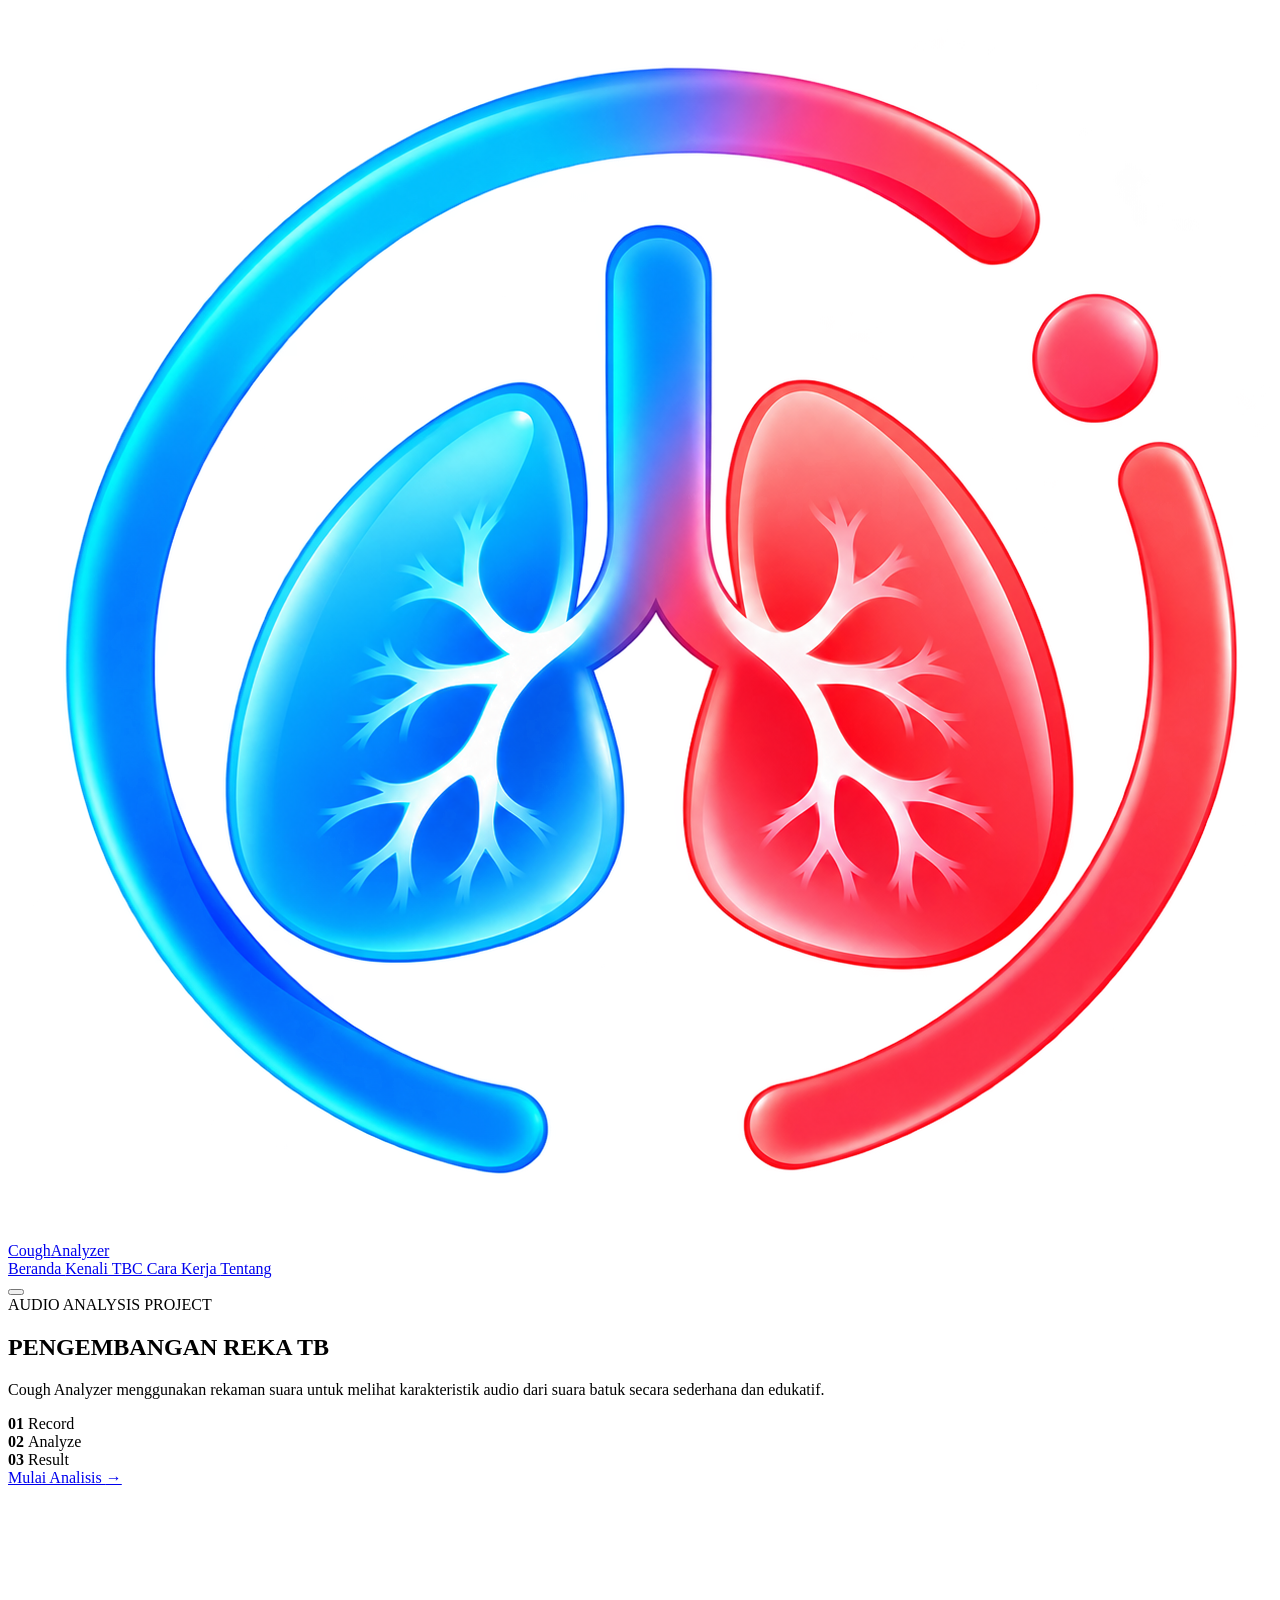
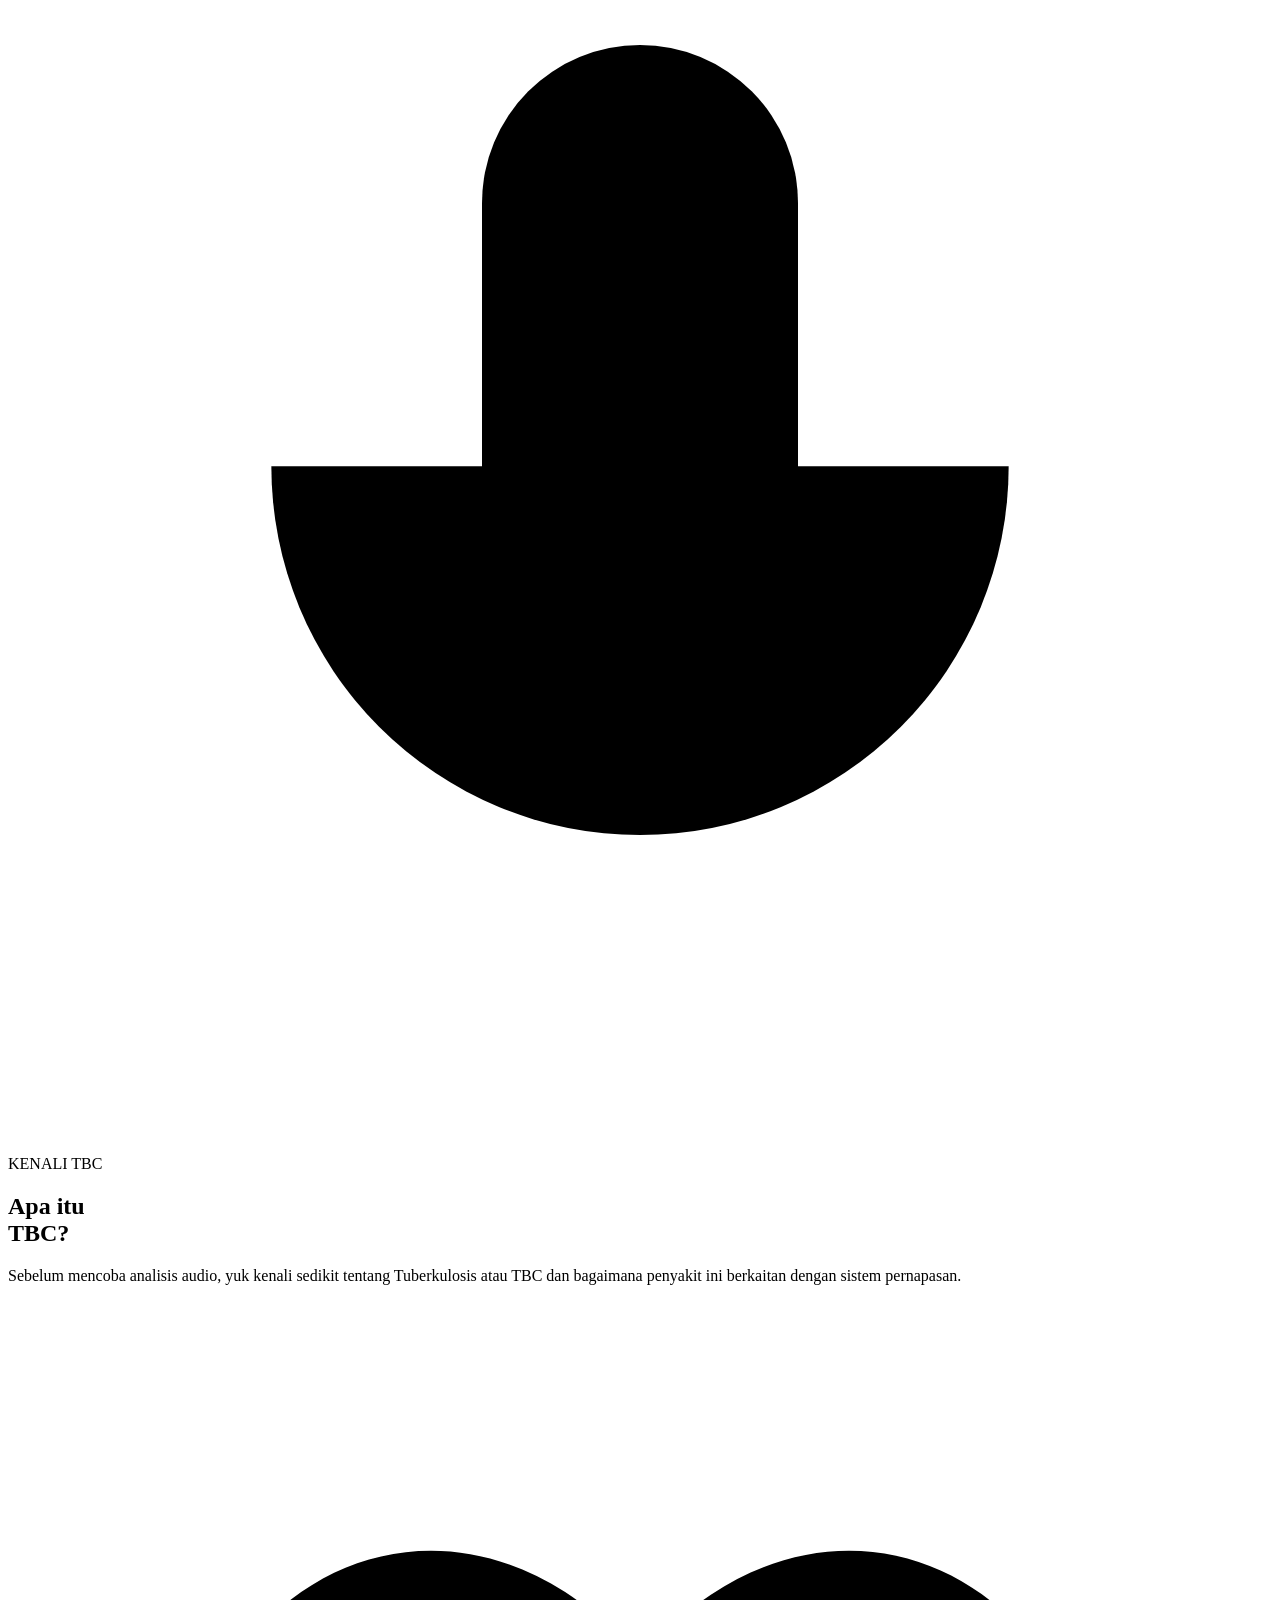
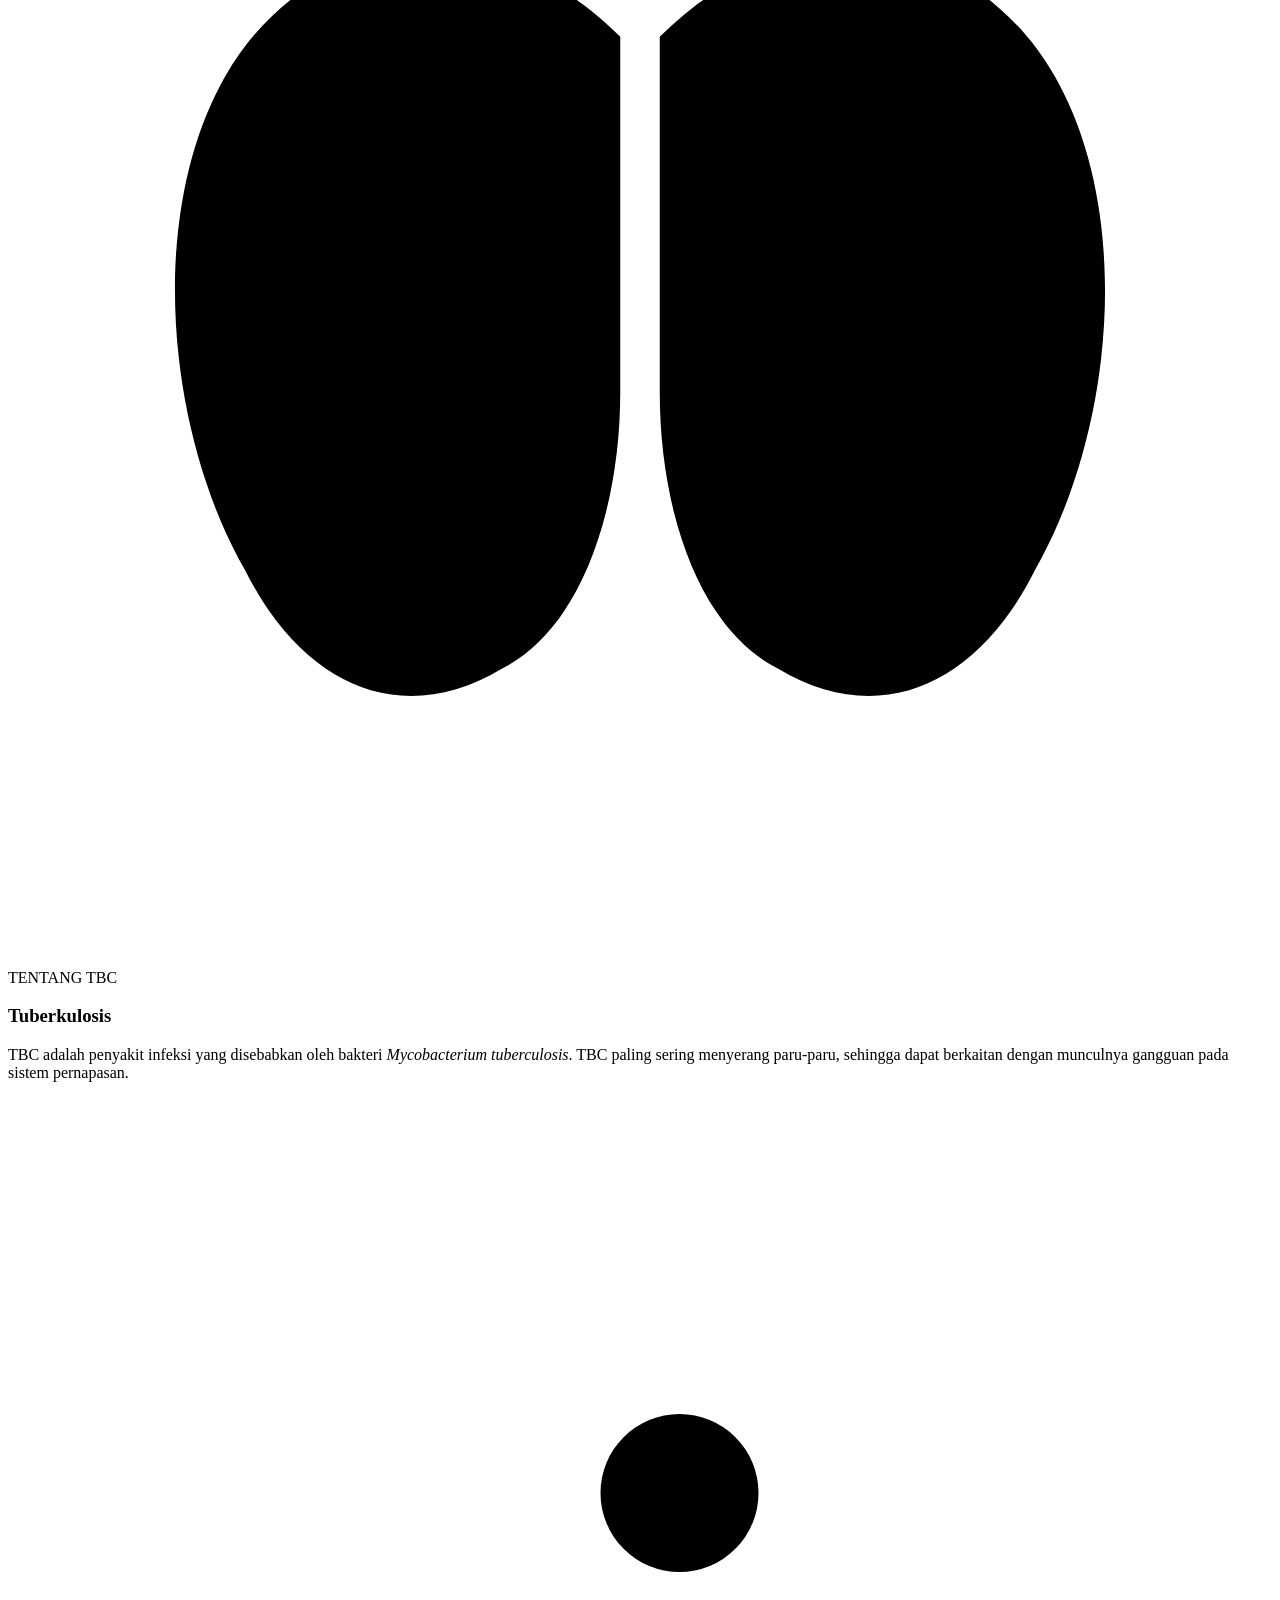
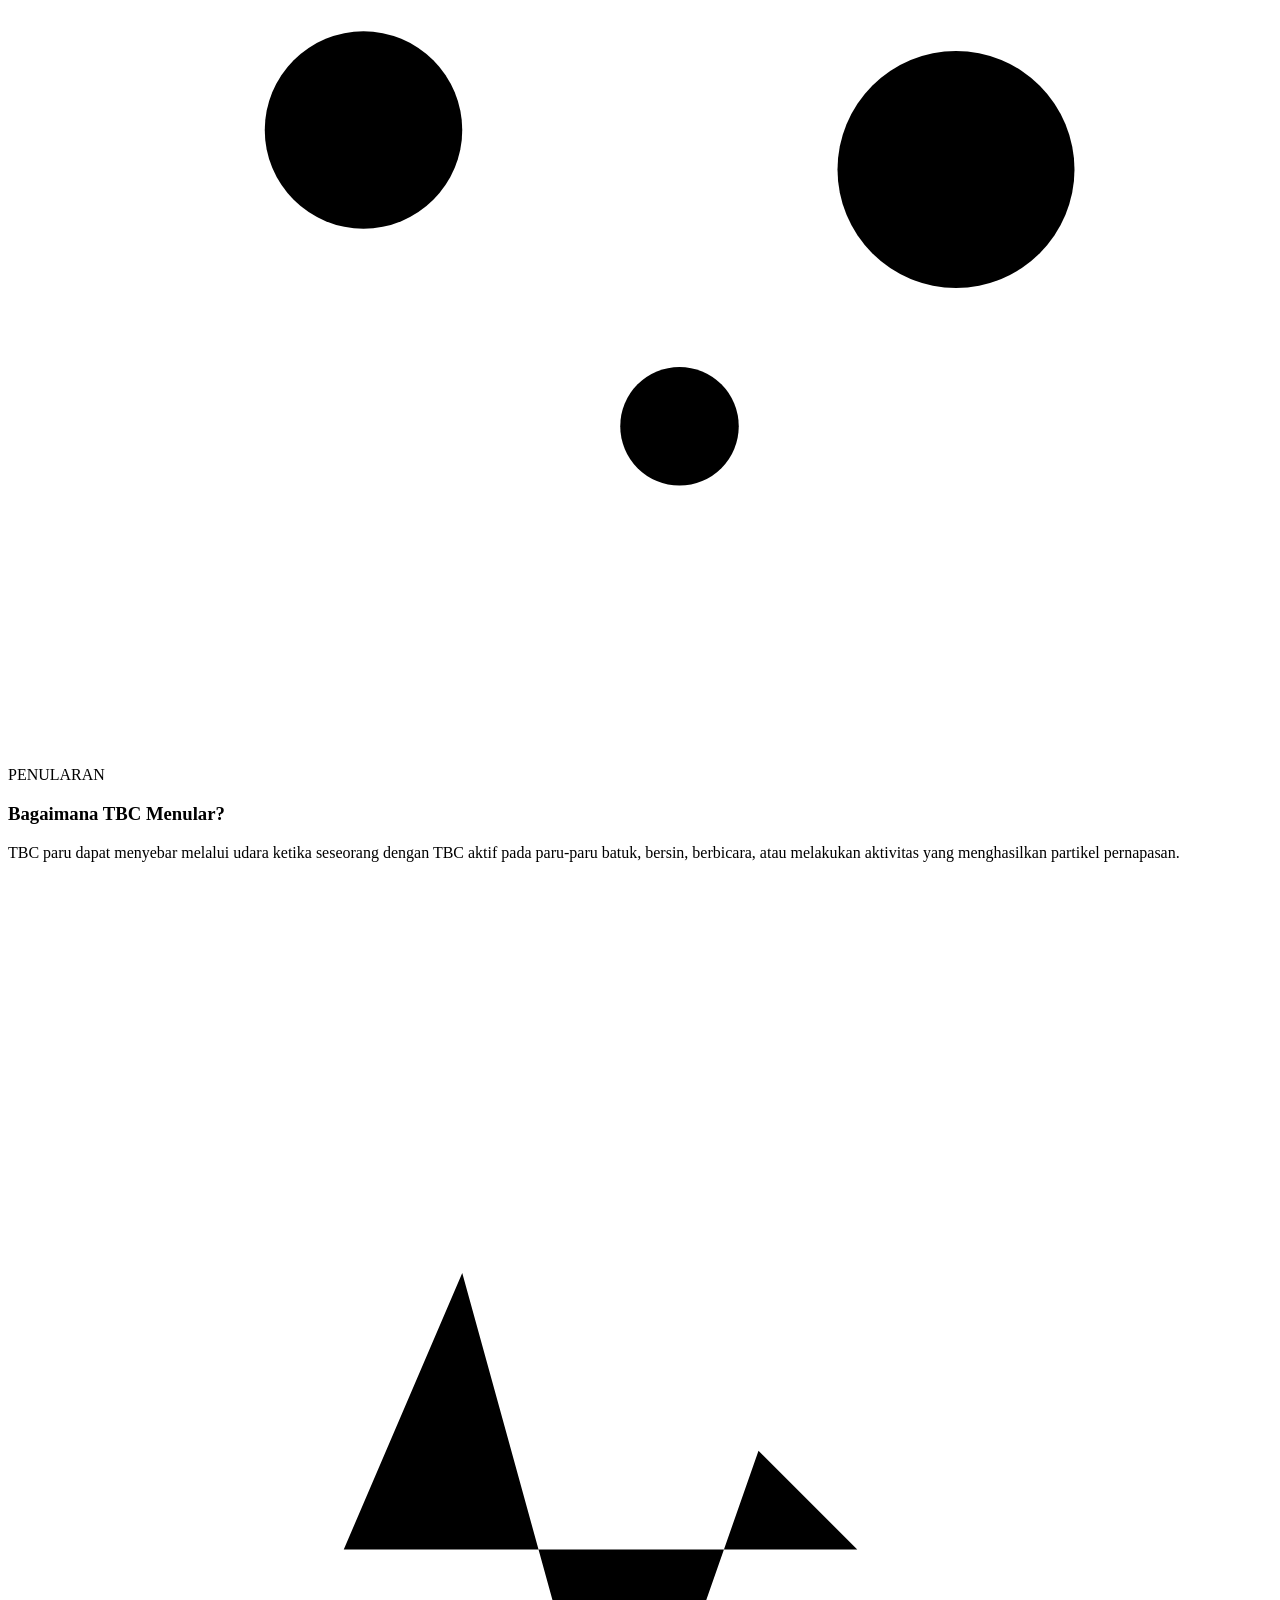
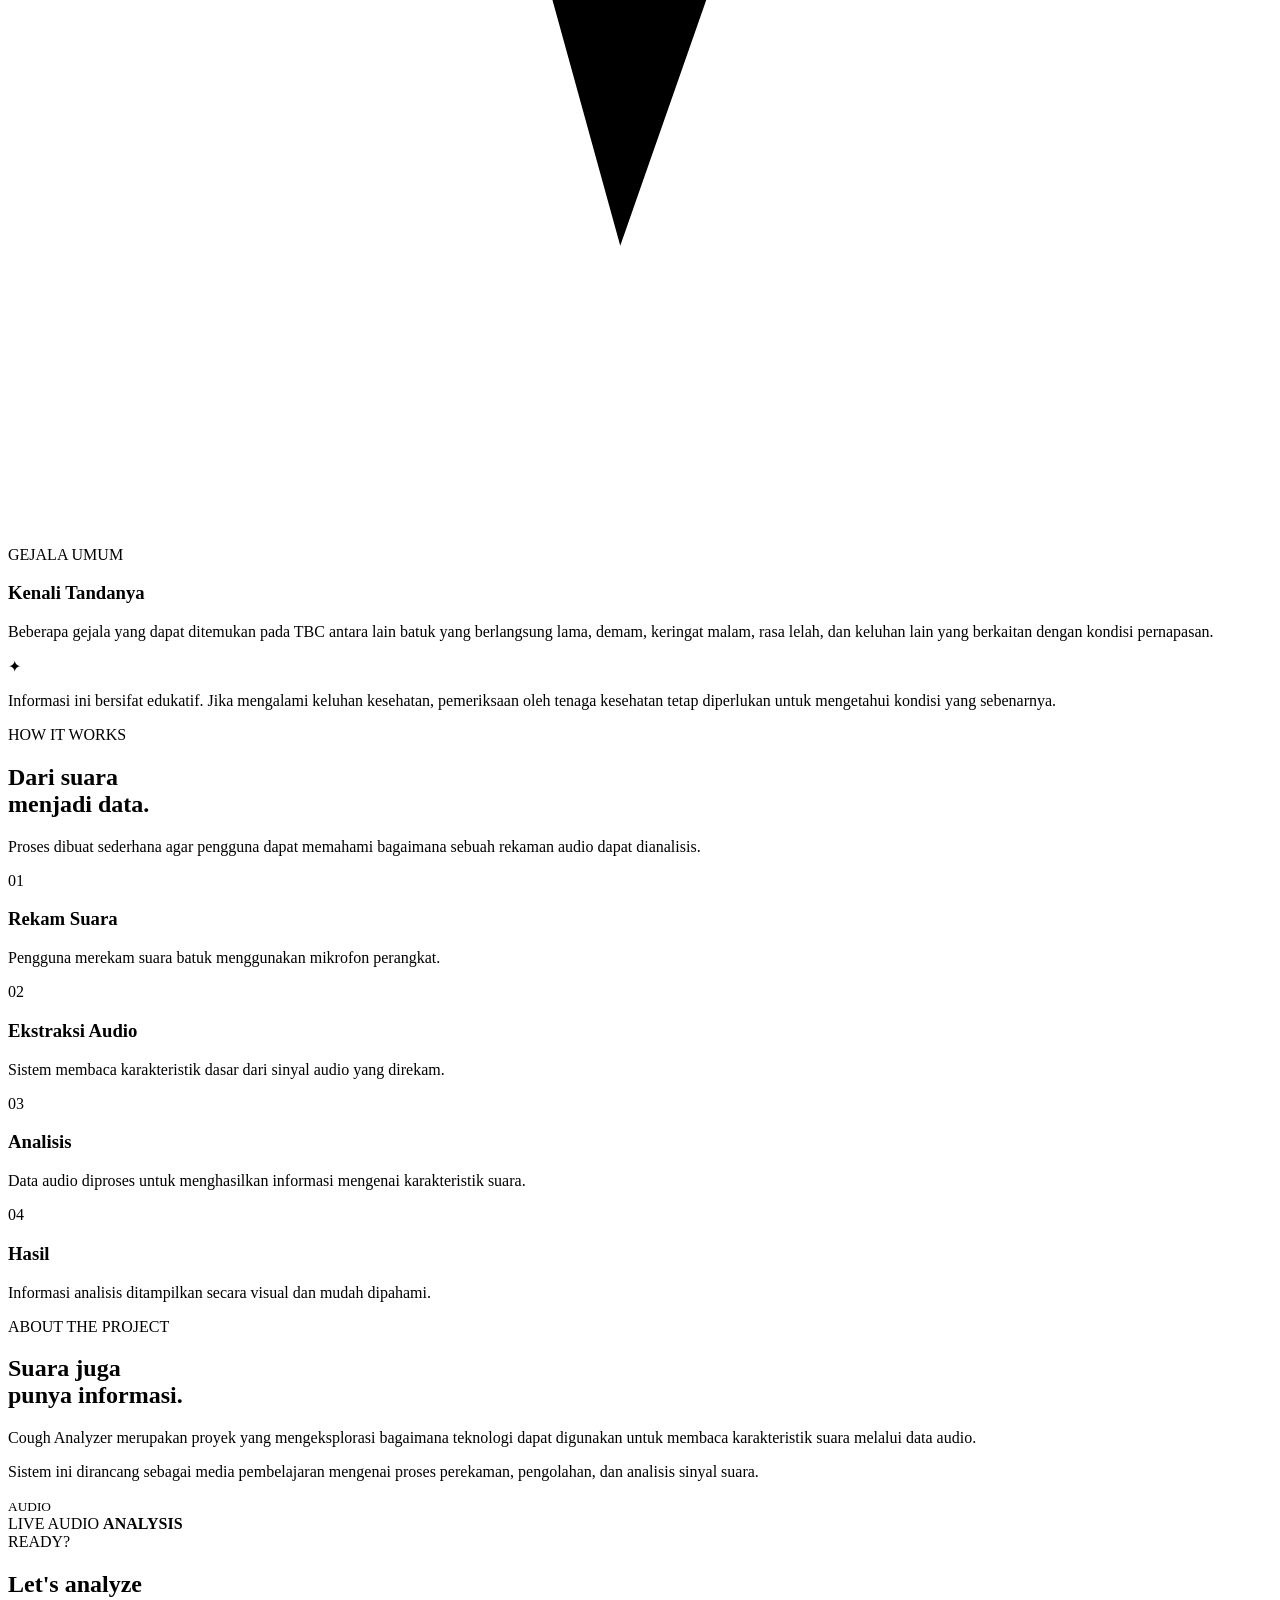
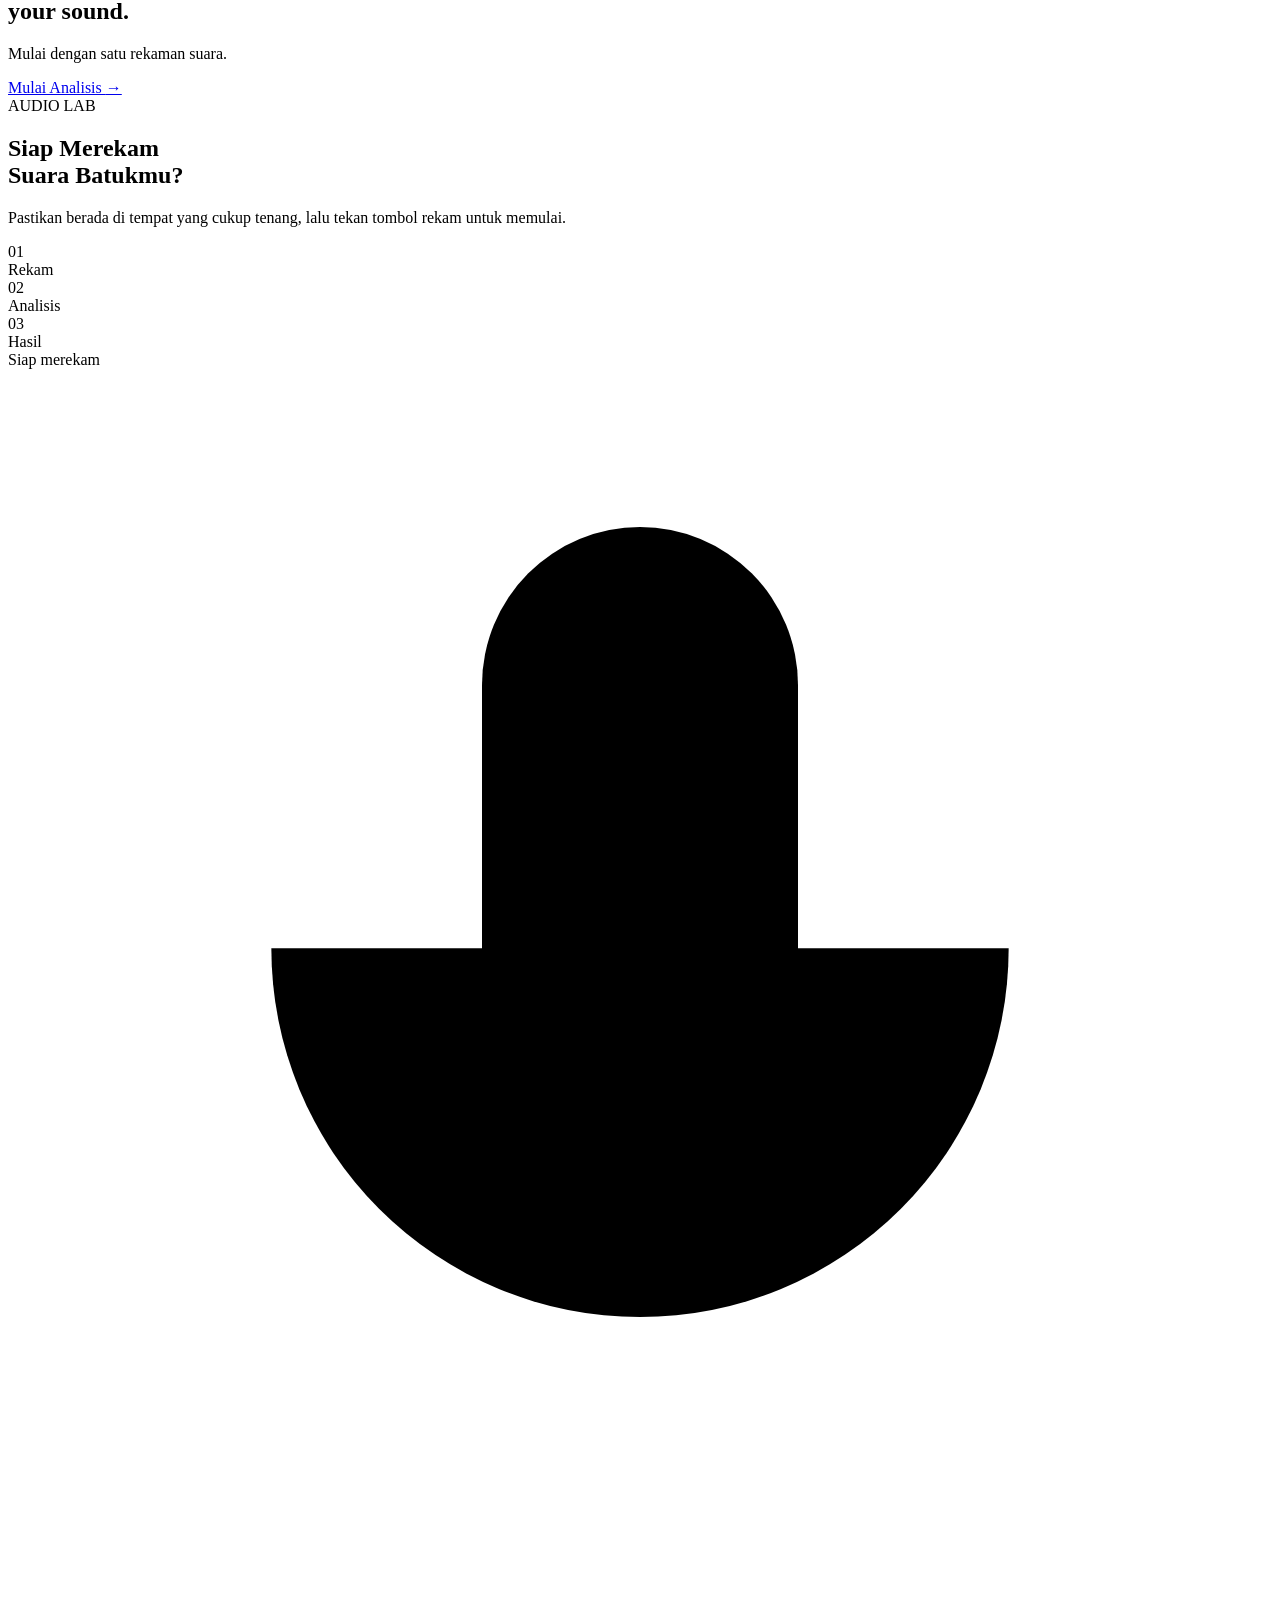
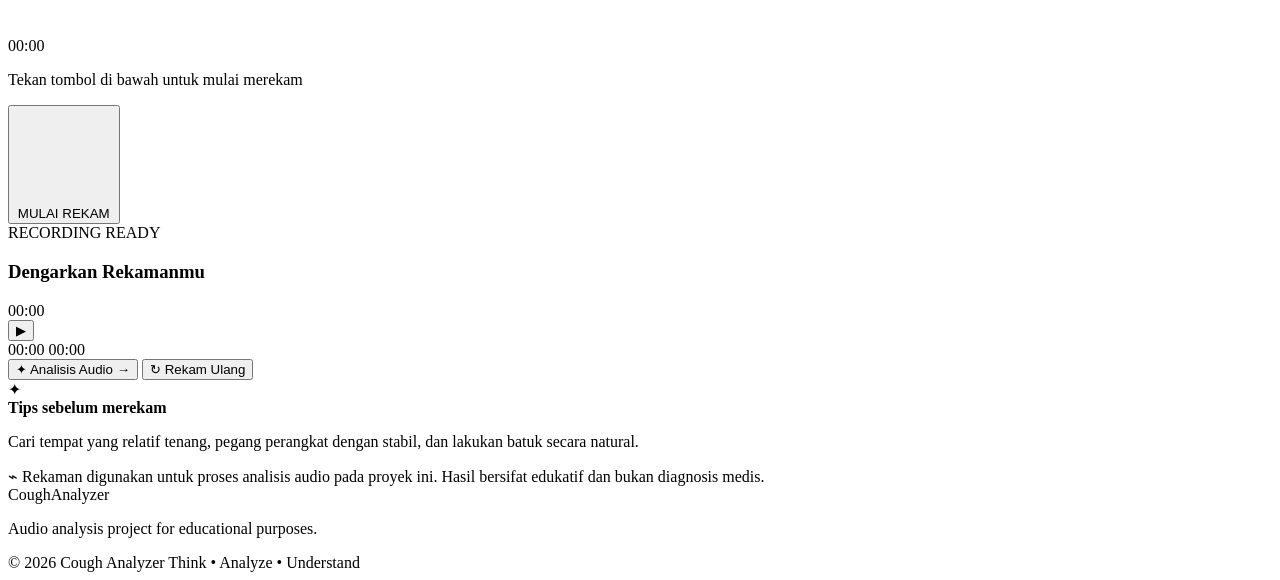
<file: index.html>
<!DOCTYPE html>
<html lang="id">

<head>
    <meta charset="UTF-8">
    <meta
        name="viewport"
        content="width=device-width, initial-scale=1.0"
    >

    <title>Cough Analyzer</title>

    <meta
        name="description"
        content="Cough Analyzer - Analisis suara batuk berbasis audio untuk tujuan edukasi."
    >

    <link
        rel="stylesheet"
        href="style.css"
    >
</head>


<body>


    <!-- =========================
         NAVBAR
    ========================== -->

    <header class="navbar">

        <div class="nav-container">

            <a
                href="#beranda"
                class="logo"
            >

                <span class="logo-mark">

                    <img
                        src="images/logo.png"
                        alt="CoughAnalyzer"
                    >

                </span>

                <span class="logo-text">
                    Cough<span>Analyzer</span>
                </span>

            </a>


            <nav class="desktop-menu">

                <a
                    href="#beranda"
                    class="active"
                >
                    Beranda
                </a>

                <a href="#kenali-tbc">
                    Kenali TBC
                </a>

                <a href="#cara-kerja">
                    Cara Kerja
                </a>

                <a href="#tentang">
                    Tentang
                </a>

            </nav>


            <button
                class="mobile-menu"
                type="button"
                aria-label="Buka menu"
            >

                <span></span>
                <span></span>
                <span></span>

            </button>

        </div>

    </header>



    <main>


        <!-- =========================
             HERO
        ========================== -->

        <section
            class="hero"
            id="beranda"
        >

            <div class="hero-glow hero-glow-one"></div>

            <div class="hero-glow hero-glow-two"></div>


            <div class="hero-content">

                <div class="hero-label">

                    <span class="hero-label-dot"></span>

                    AUDIO ANALYSIS PROJECT

                </div>


                <h1 class="hero-title">

                    <span>
                        PENGEMBANGAN
                    </span>

                    <span class="gradient-text">
                        REKA TB
                    </span>

                </h1>


                <p class="hero-description">

                    Cough Analyzer menggunakan rekaman suara
                    untuk melihat karakteristik audio dari suara
                    batuk secara sederhana dan edukatif.

                </p>


                <div class="hero-meta">

                    <div>

                        <strong>
                            01
                        </strong>

                        <span>
                            Record
                        </span>

                    </div>


                    <div class="meta-line"></div>


                    <div>

                        <strong>
                            02
                        </strong>

                        <span>
                            Analyze
                        </span>

                    </div>


                    <div class="meta-line"></div>


                    <div>

                        <strong>
                            03
                        </strong>

                        <span>
                            Result
                        </span>

                    </div>

                </div>


                <!-- HERO ACTION -->

                <div class="hero-actions">

                    <a
                        href="#recorder"
                        class="cta-button hero-start-button"
                    >

                        <span class="cta-button-dot"></span>

                        Mulai Analisis

                        <span class="cta-arrow">
                            →
                        </span>

                    </a>

                </div>

            </div>



            <!-- HERO VISUAL -->

            <div class="hero-visual">

                <div class="hero-circle circle-large"></div>

                <div class="hero-circle circle-medium"></div>


                <div class="hero-orbit orbit-one"></div>

                <div class="hero-orbit orbit-two"></div>


                <div class="hero-mic">

                    <div class="hero-mic-glow"></div>


                    <svg
                        viewBox="0 0 24 24"
                        aria-hidden="true"
                    >

                        <path d="M12 14a3 3 0 0 0 3-3V6a3 3 0 0 0-6 0v5a3 3 0 0 0 3 3Z"/>

                        <path d="M19 11a7 7 0 0 1-14 0"/>

                        <path d="M12 18v4"/>

                        <path d="M8 22h8"/>

                    </svg>

                </div>


                <div class="sound-bars">

                    <span></span>
                    <span></span>
                    <span></span>
                    <span></span>
                    <span></span>
                    <span></span>
                    <span></span>
                    <span></span>
                    <span></span>
                    <span></span>
                    <span></span>

                </div>

            </div>

        </section>



       <!-- =========================
     KENALI TBC
========================== -->

<section
    class="tbc-intro-section"
    id="kenali-tbc"
>

    <div class="tbc-intro-container">

        <div class="tbc-intro-heading">

            <span class="section-label">
                KENALI TBC
            </span>

            <h2>
                Apa itu
                <br>
                <span>TBC?</span>
            </h2>

            <p>
                Sebelum mencoba analisis audio,
                yuk kenali sedikit tentang Tuberkulosis
                atau TBC dan bagaimana penyakit ini
                berkaitan dengan sistem pernapasan.
            </p>

        </div>


        <div class="tbc-intro-content">

            <!-- TENTANG TBC -->
            <article class="tbc-intro-card tbc-intro-main">

                <div class="tbc-card-icon">
                    <svg viewBox="0 0 64 64" aria-hidden="true">
                        <path d="M31 17c-7-7-16-5-20 2-4 7-3 18 1 25 3 6 8 8 13 5 4-2 6-8 6-14V17Z"/>
                        <path d="M33 17c7-7 16-5 20 2 4 7 3 18-1 25-3 6-8 8-13 5-4-2-6-8-6-14V17Z"/>
                        <path d="M32 10v43"/>
                    </svg>
                </div>

                <div>

                    <span class="tbc-card-label">
                        TENTANG TBC
                    </span>

                    <h3>
                        Tuberkulosis
                    </h3>

                    <p>
                        TBC adalah penyakit infeksi yang
                        disebabkan oleh bakteri
                        <i>Mycobacterium tuberculosis</i>.
                        TBC paling sering menyerang paru-paru,
                        sehingga dapat berkaitan dengan
                        munculnya gangguan pada sistem
                        pernapasan.
                    </p>

                </div>

            </article>


            <!-- PENULARAN -->
            <article class="tbc-intro-card">

                <div class="tbc-card-icon">
                    <svg viewBox="0 0 64 64" aria-hidden="true">
                        <circle cx="18" cy="32" r="5"/>
                        <circle cx="34" cy="20" r="4"/>
                        <circle cx="48" cy="34" r="6"/>
                        <circle cx="34" cy="47" r="3"/>
                        <path d="M23 30l7-7"/>
                        <path d="M38 21l5 8"/>
                        <path d="M43 38l-6 6"/>
                    </svg>
                </div>

                <div>

                    <span class="tbc-card-label">
                        PENULARAN
                    </span>

                    <h3>
                        Bagaimana TBC Menular?
                    </h3>

                    <p>
                        TBC paru dapat menyebar melalui udara
                        ketika seseorang dengan TBC aktif
                        pada paru-paru batuk, bersin, berbicara,
                        atau melakukan aktivitas yang menghasilkan
                        partikel pernapasan.
                    </p>

                </div>

            </article>


            <!-- GEJALA UMUM -->
            <article class="tbc-intro-card">

                <div class="tbc-card-icon">
                    <svg viewBox="0 0 64 64" aria-hidden="true">
                        <path d="M7 34h10l6-14 8 29 7-20 5 5h14"/>
                    </svg>
                </div>

                <div>

                    <span class="tbc-card-label">
                        GEJALA UMUM
                    </span>

                    <h3>
                        Kenali Tandanya
                    </h3>

                    <p>
                        Beberapa gejala yang dapat ditemukan
                        pada TBC antara lain batuk yang berlangsung
                        lama, demam, keringat malam, rasa lelah,
                        dan keluhan lain yang berkaitan dengan
                        kondisi pernapasan.
                    </p>

                </div>

            </article>


            <!-- NOTE -->
            <div class="tbc-intro-note">

                <span>
                    ✦
                </span>

                <p>
                    Informasi ini bersifat edukatif.
                    Jika mengalami keluhan kesehatan,
                    pemeriksaan oleh tenaga kesehatan tetap
                    diperlukan untuk mengetahui kondisi
                    yang sebenarnya.
                </p>

            </div>

        </div>

    </div>

</section>


        <!-- =========================
             HOW IT WORKS
        ========================== -->

        <section
            class="how-section"
            id="cara-kerja"
        >

            <div class="section-container">


                <div class="section-heading">

                    <span class="section-label">
                        HOW IT WORKS
                    </span>


                    <h2>

                        Dari suara
                        <br>

                        menjadi <span>data.</span>

                    </h2>


                    <p>

                        Proses dibuat sederhana agar pengguna
                        dapat memahami bagaimana sebuah
                        rekaman audio dapat dianalisis.

                    </p>

                </div>



                <div class="process-list">


                    <article class="process-item">

                        <div class="process-number">
                            01
                        </div>


                        <div class="process-content">

                            <h3>
                                Rekam Suara
                            </h3>


                            <p>

                                Pengguna merekam suara batuk
                                menggunakan mikrofon perangkat.

                            </p>

                        </div>

                    </article>



                    <article class="process-item">

                        <div class="process-number">
                            02
                        </div>


                        <div class="process-content">

                            <h3>
                                Ekstraksi Audio
                            </h3>


                            <p>

                                Sistem membaca karakteristik dasar
                                dari sinyal audio yang direkam.

                            </p>

                        </div>

                    </article>



                    <article class="process-item">

                        <div class="process-number">
                            03
                        </div>


                        <div class="process-content">

                            <h3>
                                Analisis
                            </h3>


                            <p>

                                Data audio diproses untuk menghasilkan
                                informasi mengenai karakteristik suara.

                            </p>

                        </div>

                    </article>



                    <article class="process-item">

                        <div class="process-number">
                            04
                        </div>


                        <div class="process-content">

                            <h3>
                                Hasil
                            </h3>


                            <p>

                                Informasi analisis ditampilkan
                                secara visual dan mudah dipahami.

                            </p>

                        </div>

                    </article>

                </div>

            </div>

        </section>



        <!-- =========================
             ABOUT
        ========================== -->

        <section
            class="about-section"
            id="tentang"
        >

            <div class="about-glow"></div>


            <div class="about-container">


                <div class="about-content">

                    <span class="section-label">
                        ABOUT THE PROJECT
                    </span>


                    <h2>

                        Suara juga
                        <br>

                        punya <span>informasi.</span>

                    </h2>


                    <p>

                        Cough Analyzer merupakan proyek yang
                        mengeksplorasi bagaimana teknologi dapat
                        digunakan untuk membaca karakteristik
                        suara melalui data audio.

                    </p>


                    <p>

                        Sistem ini dirancang sebagai media
                        pembelajaran mengenai proses perekaman,
                        pengolahan, dan analisis sinyal suara.

                    </p>

                </div>



                <div class="about-visual">


                    <div class="scanner">

                        <div class="scanner-ring ring-1"></div>

                        <div class="scanner-ring ring-2"></div>

                        <div class="scanner-ring ring-3"></div>


                        <div class="scanner-line"></div>


                        <div class="scanner-center">

                            <span></span>

                            <small>
                                AUDIO
                            </small>

                        </div>

                    </div>



                    <div class="scanner-info">

                        <span>
                            LIVE AUDIO
                        </span>

                        <strong>
                            ANALYSIS
                        </strong>

                    </div>

                </div>

            </div>

        </section>



        <!-- =========================
             CTA
        ========================== -->

        <section
            class="cta-section"
            id="analisis"
        >

            <div class="cta-glow"></div>


            <div class="cta-content">

                <span class="section-label">
                    READY?
                </span>


                <h2>

                    Let's analyze
                    <br>

                    your <span>sound.</span>

                </h2>


                <p>
                    Mulai dengan satu rekaman suara.
                </p>


                <a
                    href="index.html#recorder"
                    class="cta-button"
                    id="startAnalysisBtn"
                >

                    <span class="cta-button-dot"></span>

                    Mulai Analisis

                    <span class="cta-arrow">
                        →
                    </span>

                </a>

            </div>

        </section>



        <!-- =========================
             RECORDER
        ========================== -->

        <section
            class="recorder-section"
            id="recorder"
        >

            <div class="recorder-bg-glow glow-one"></div>

            <div class="recorder-bg-glow glow-two"></div>


            <div class="recorder-container">


                <div class="recorder-header">

                    <span class="recorder-label">

                        <span class="label-dot"></span>

                        AUDIO LAB

                    </span>


                    <h2>

                        Siap Merekam
                        <br>

                        <span>
                            Suara Batukmu?
                        </span>

                    </h2>


                    <p>

                        Pastikan berada di tempat yang cukup
                        tenang, lalu tekan tombol rekam
                        untuk memulai.

                    </p>

                </div>



                <!-- PROGRESS -->

                <div class="analysis-progress">


                    <div
                        class="progress-step active"
                        id="stepRecord"
                    >

                        <div class="step-number">
                            01
                        </div>

                        <span>
                            Rekam
                        </span>

                    </div>


                    <div class="progress-line"></div>


                    <div
                        class="progress-step"
                        id="stepAnalyze"
                    >

                        <div class="step-number">
                            02
                        </div>

                        <span>
                            Analisis
                        </span>

                    </div>


                    <div class="progress-line"></div>


                    <div
                        class="progress-step"
                        id="stepResult"
                    >

                        <div class="step-number">
                            03
                        </div>

                        <span>
                            Hasil
                        </span>

                    </div>

                </div>



                <!-- RECORDER CARD -->

                <div class="recorder-card">


                    <div class="record-status">

                        <span
                            class="status-indicator"
                            id="statusIndicator"
                        ></span>

                        <span id="recordStatus">
                            Siap merekam
                        </span>

                    </div>



                    <div class="mic-area">

                        <div class="mic-ring ring-one"></div>

                        <div class="mic-ring ring-two"></div>

                        <div class="mic-ring ring-three"></div>

                        <div class="mic-glow"></div>


                        <div
                            class="mic-circle"
                            id="micCircle"
                        >

                            <svg
                                viewBox="0 0 24 24"
                                aria-hidden="true"
                            >

                                <path d="M12 14a3 3 0 0 0 3-3V6a3 3 0 0 0-6 0v5a3 3 0 0 0 3 3Z"/>

                                <path d="M19 11a7 7 0 0 1-14 0"/>

                                <path d="M12 18v4"/>

                                <path d="M8 22h8"/>

                            </svg>

                        </div>

                    </div>



                    <div
                        class="record-timer"
                        id="recordTimer"
                    >
                        00:00
                    </div>


                    <p
                        class="record-helper"
                        id="recordHelper"
                    >

                        Tekan tombol di bawah
                        untuk mulai merekam

                    </p>



                    <div
                        class="waveform"
                        id="waveform"
                    >

                        <span></span>
                        <span></span>
                        <span></span>
                        <span></span>
                        <span></span>
                        <span></span>
                        <span></span>
                        <span></span>
                        <span></span>
                        <span></span>
                        <span></span>
                        <span></span>
                        <span></span>
                        <span></span>
                        <span></span>
                        <span></span>
                        <span></span>
                        <span></span>
                        <span></span>
                        <span></span>
                        <span></span>
                        <span></span>

                    </div>



                    <button
    class="record-button"
    id="recordButton"
    type="button"
>

    <span class="record-button-inner">

        <svg
            viewBox="0 0 24 24"
            aria-hidden="true"
        >
            ...
        </svg>

    </span>

    <span
        class="record-button-text"
        id="recordButtonText"
    >
        MULAI REKAM
    </span>

</button>


                    <!-- =========================
                         RECORDING PREVIEW
                    ========================== -->

                    <div
                        class="recording-preview"
                        id="recordingPreview"
                    >


                        <div class="preview-header">

                            <div>

                                <span class="preview-label">
                                    RECORDING READY
                                </span>


                                <h3>
                                    Dengarkan Rekamanmu
                                </h3>

                            </div>


                            <span
                                class="preview-duration"
                                id="previewDuration"
                            >
                                00:00
                            </span>

                        </div>



                        <div class="audio-player-box">


                            <button
                                class="audio-play-button"
                                id="audioPlayButton"
                                type="button"
                                aria-label="Putar rekaman"
                            >
                                ▶
                            </button>



                            <div class="audio-player-content">


                                <div
                                    class="audio-wave-preview"
                                    id="audioWavePreview"
                                >

                                    <span></span>
                                    <span></span>
                                    <span></span>
                                    <span></span>
                                    <span></span>
                                    <span></span>
                                    <span></span>
                                    <span></span>
                                    <span></span>
                                    <span></span>
                                    <span></span>
                                    <span></span>
                                    <span></span>
                                    <span></span>
                                    <span></span>
                                    <span></span>

                                </div>



                                <div class="audio-time">

                                    <span id="audioCurrentTime">
                                        00:00
                                    </span>


                                    <span id="audioTotalTime">
                                        00:00
                                    </span>

                                </div>

                            </div>

                        </div>



                        <audio id="recordedAudio"></audio>



                        <button
                            class="analyze-audio-button"
                            id="analyzeAudioButton"
                            type="button"
                        >

                            <span>
                                ✦
                            </span>

                            Analisis Audio

                            <span>
                                →
                            </span>

                        </button>



                        <button
                            class="record-again-button"
                            id="recordAgainButton"
                            type="button"
                        >

                            ↻ Rekam Ulang

                        </button>

                    </div>



                    <!-- TIPS -->

                    <div class="recorder-tips">


                        <div class="tip-icon">
                            ✦
                        </div>


                        <div class="tip-content">

                            <strong>
                                Tips sebelum merekam
                            </strong>


                            <p>

                                Cari tempat yang relatif tenang,
                                pegang perangkat dengan stabil,
                                dan lakukan batuk secara natural.

                            </p>

                        </div>

                    </div>



                    <div class="privacy-note">

                        <span>
                            ⌁
                        </span>


                        Rekaman digunakan untuk proses analisis
                        audio pada proyek ini. Hasil bersifat
                        edukatif dan bukan diagnosis medis.

                    </div>

                </div>

            </div>

        </section>

    </main>



    <!-- =========================
         FOOTER
    ========================== -->

    <footer class="footer">

        <div class="footer-container">


            <div class="footer-logo">

                Cough<span>Analyzer</span>

            </div>


            <p>
                Audio analysis project for educational purposes.
            </p>


            <div class="footer-bottom">

                <span>
                    © 2026 Cough Analyzer
                </span>


                <span>
                    Think • Analyze • Understand
                </span>

            </div>

        </div>

    </footer>



    <script src="script.js"></script>

</body>

</html>
</file>
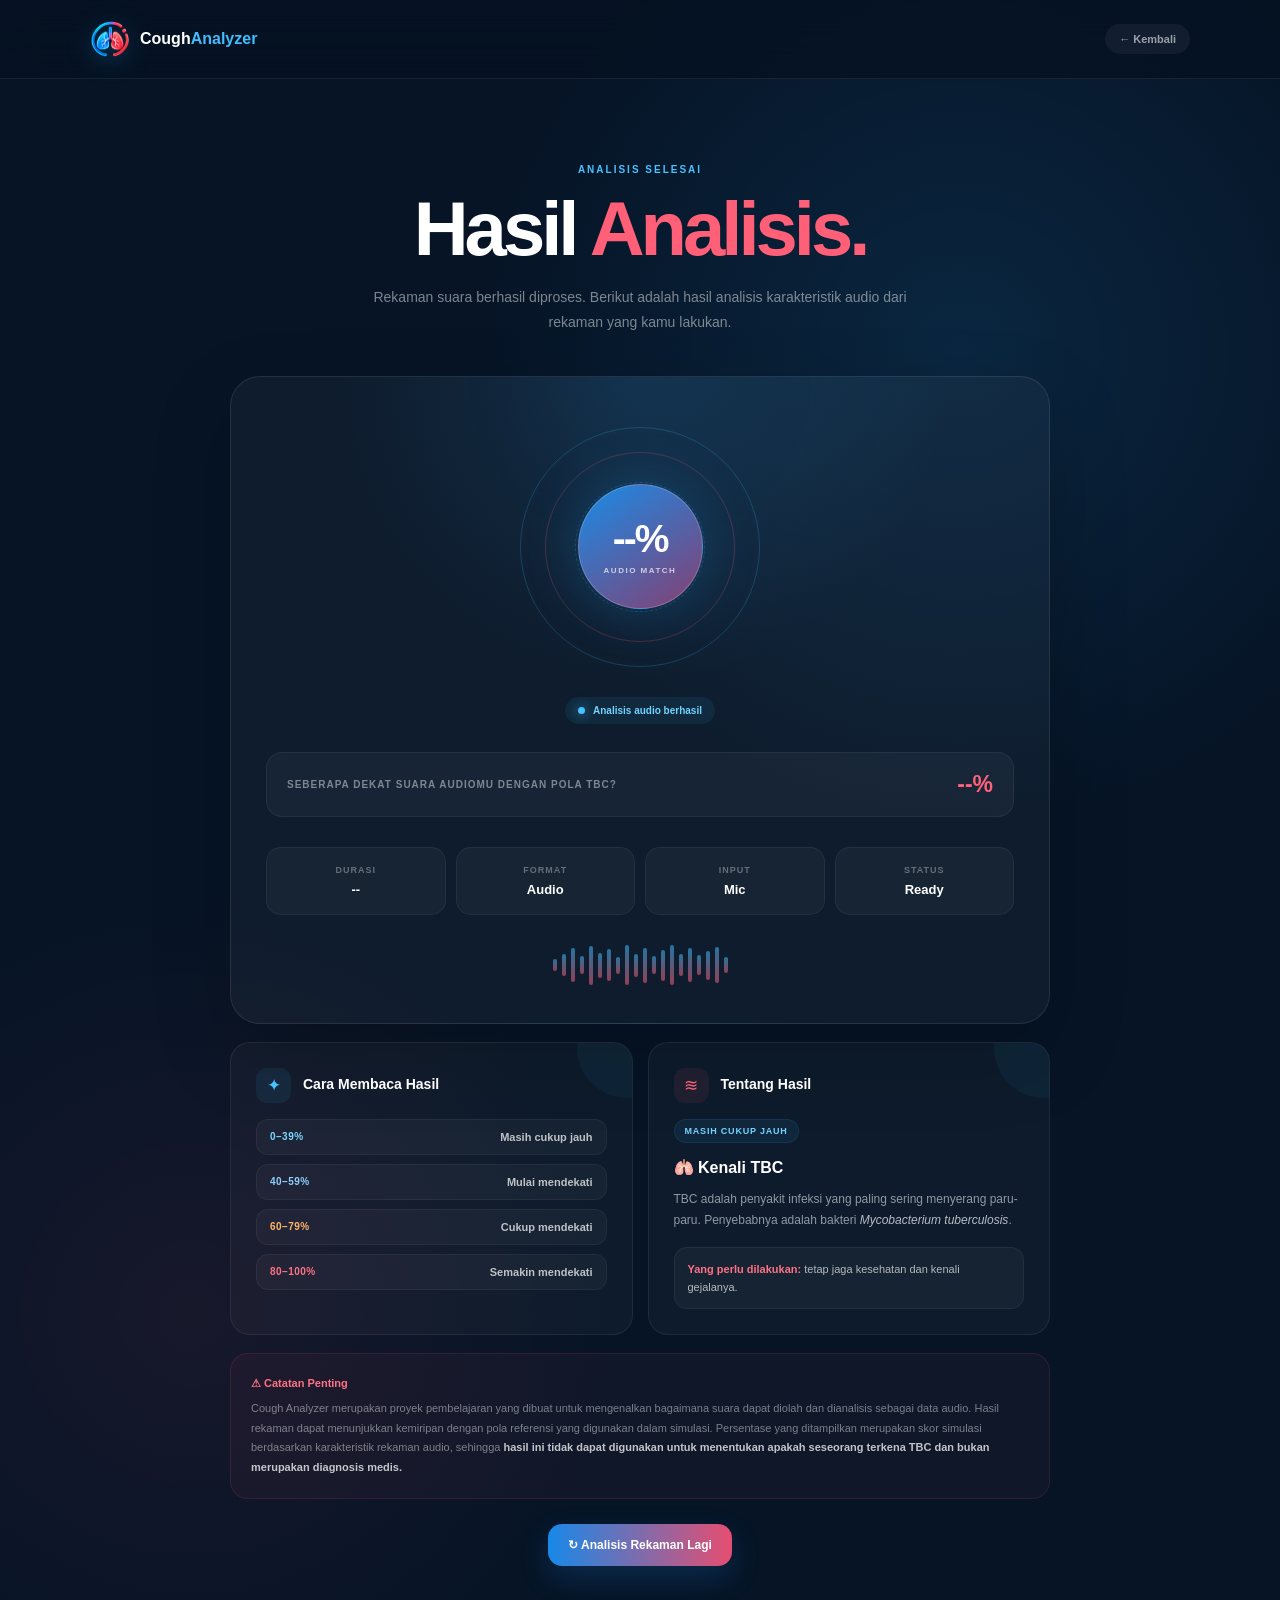
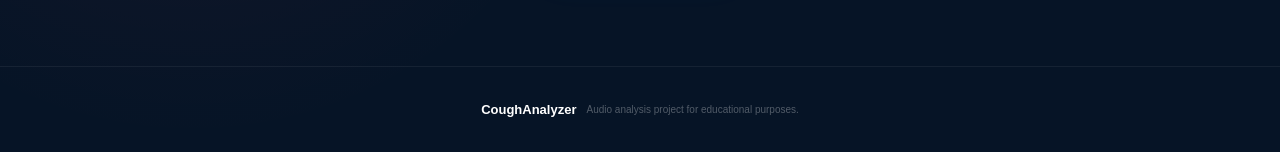
<file: hasil.html>
<!DOCTYPE html>
<html lang="id">

<head>

    <meta charset="UTF-8">

    <meta
        name="viewport"
        content="width=device-width, initial-scale=1.0"
    >

    <title>
        Hasil Analisis — Pengembangan Reka TB
    </title>

    <meta
        name="description"
        content="Hasil analisis audio Pengembangan Reka TB untuk tujuan edukasi."
    >

    <link
        rel="stylesheet"
        href="hasil.css"
    >

</head>


<body>


    <!-- =========================
         HEADER
    ========================== -->

    <header class="result-header">

        <div class="result-header-inner">

            <a
                href="index.html"
                class="result-logo"
            >

                <span class="result-logo-mark"></span>

                <span class="result-logo-text">
                    Cough<span>Analyzer</span>
                </span>

            </a>


            <a
                href="index.html"
                class="back-button"
            >

                ← Kembali

            </a>

        </div>

    </header>



    <!-- =========================
         MAIN
    ========================== -->

    <main class="result-main">

        <div class="result-container">


            <!-- =========================
                 TITLE
            ========================== -->

            <div class="result-title">

                <span class="result-label">
                    ANALISIS SELESAI
                </span>


                <h1>

                    Hasil
                    <span>Analisis.</span>

                </h1>


                <p>

                    Rekaman suara berhasil diproses.
                    Berikut adalah hasil analisis karakteristik
                    audio dari rekaman yang kamu lakukan.

                </p>

            </div>



            <!-- =========================
                 RESULT CARD
            ========================== -->

            <section class="result-card">


                <!-- RESULT VISUAL -->

                <div class="result-visual">

                    <div
                        class="result-ring result-ring-one"
                    ></div>

                    <div
                        class="result-ring result-ring-two"
                    ></div>

                    <div
                        class="result-ring result-ring-three"
                    ></div>


                    <div class="result-score">

                        <strong id="resultScore">
                            --%
                        </strong>

                        <span>
                            AUDIO MATCH
                        </span>

                    </div>

                </div>



                <!-- RESULT STATUS -->

                <div class="result-status">

                    <span class="result-status-dot"></span>

                    Analisis audio berhasil

                </div>



                <!-- RESULT SCORE -->

                <div class="result-score-label">

                    <span>
                        SEBERAPA DEKAT SUARA AUDIOMU DENGAN POLA TBC?
                    </span>

                    <strong id="resultScoreText">
                        --%
                    </strong>

                </div>



                <!-- RESULT DESCRIPTION -->

                <p
                    class="result-description"
                    id="resultDescription"
                    style="display: none;"
                >

                    Sistem sedang membaca hasil
                    rekamanmu...

                </p>



                <!-- =========================
                     AUDIO DATA
                ========================== -->

                <div class="audio-data">


                    <div class="audio-data-card">

                        <small>
                            Durasi
                        </small>

                        <strong id="resultDuration">
                            --
                        </strong>

                    </div>



                    <div class="audio-data-card">

                        <small>
                            Format
                        </small>

                        <strong>
                            Audio
                        </strong>

                    </div>



                    <div class="audio-data-card">

                        <small>
                            Input
                        </small>

                        <strong>
                            Mic
                        </strong>

                    </div>



                    <div class="audio-data-card">

                        <small>
                            Status
                        </small>

                        <strong>
                            Ready
                        </strong>

                    </div>

                </div>



                <!-- =========================
                     WAVEFORM
                ========================== -->

                <div class="result-waveform">

                    <span></span>
                    <span></span>
                    <span></span>
                    <span></span>
                    <span></span>
                    <span></span>
                    <span></span>
                    <span></span>
                    <span></span>
                    <span></span>
                    <span></span>
                    <span></span>
                    <span></span>
                    <span></span>
                    <span></span>
                    <span></span>
                    <span></span>
                    <span></span>
                    <span></span>
                    <span></span>

                </div>

            </section>



            <!-- =========================
                 INFO
            ========================== -->

            <section class="result-info">


                <!-- CARA MEMBACA -->

                <article class="info-card">

                    <div class="info-card-top">

                        <div class="info-icon">
                            ✦
                        </div>

                        <h3>
                            Cara Membaca Hasil
                        </h3>

                    </div>


                    <div class="score-guide">

                        <div class="score-guide-item">

                            <strong>
                                0–39%
                            </strong>

                            <span>
                                Masih cukup jauh
                            </span>

                        </div>


                        <div class="score-guide-item">

                            <strong>
                                40–59%
                            </strong>

                            <span>
                                Mulai mendekati
                            </span>

                        </div>


                        <div class="score-guide-item">

                            <strong>
                                60–79%
                            </strong>

                            <span>
                                Cukup mendekati
                            </span>

                        </div>


                        <div class="score-guide-item">

                            <strong>
                                80–100%
                            </strong>

                            <span>
                                Semakin mendekati
                            </span>

                        </div>

                    </div>

                </article>



                <!-- TENTANG HASIL -->

                <article class="info-card">

                    <div class="info-card-top">

                        <div class="info-icon">
                            ≋
                        </div>

                        <h3>
                            Tentang Hasil
                        </h3>

                    </div>


                    <div class="education-content">

                        <span
                            class="education-category"
                            id="educationCategory"
                        >
                            Masih cukup jauh
                        </span>

                        <h4 id="educationTitle">
                            🫁 Kenali TBC
                        </h4>

                        <p id="educationDescription">
                            TBC adalah penyakit infeksi yang paling sering
                            menyerang paru-paru. Penyebabnya adalah bakteri
                            <em>Mycobacterium tuberculosis</em>.
                        </p>

                        <div class="education-action">

                            <strong>
                                Yang perlu dilakukan:
                            </strong>

                            <span id="educationAction">
                                tetap jaga kesehatan dan kenali gejalanya.
                            </span>

                        </div>

                    </div>

                </article>


            </section>



            <!-- =========================
                 DISCLAIMER
            ========================== -->

            <div class="result-disclaimer">

                <strong>
                    ⚠ Catatan Penting
                </strong>


                Cough Analyzer merupakan proyek pembelajaran
                yang dibuat untuk mengenalkan bagaimana suara
                dapat diolah dan dianalisis sebagai data audio.
                Hasil rekaman dapat menunjukkan kemiripan
                dengan pola referensi yang digunakan dalam simulasi.
                Persentase yang ditampilkan merupakan skor simulasi
                berdasarkan karakteristik rekaman audio, sehingga

                <b>
                    hasil ini tidak dapat digunakan untuk menentukan
                    apakah seseorang terkena TBC dan bukan merupakan
                    diagnosis medis.
                </b>

            </div>



            <!-- =========================
                 ACTION
            ========================== -->

            <div class="result-actions">

                <a
                    href="index.html#recorder"
                    class="retry-button"
                >

                    ↻

                    Analisis Rekaman Lagi

                </a>

            </div>


        </div>

    </main>



    <!-- =========================
         FOOTER
    ========================== -->

    <footer class="result-footer">

        <strong>
            CoughAnalyzer
        </strong>

        <span>
            Audio analysis project for educational purposes.
        </span>

    </footer>



    <!-- =========================
         RESULT SCRIPT
    ========================== -->

    <script>

        document.addEventListener(
            "DOMContentLoaded",
            () => {


                const durationElement =
                    document.getElementById(
                        "resultDuration"
                    );


                const scoreElement =
                    document.getElementById(
                        "resultScore"
                    );


                const scoreTextElement =
                    document.getElementById(
                        "resultScoreText"
                    );


                const descriptionElement =
                    document.getElementById(
                        "resultDescription"
                    );


                const savedResult =
                    localStorage.getItem(
                        "coughAnalyzerResult"
                    );


                if (!savedResult) {

                    if (descriptionElement) {

                        descriptionElement.textContent =
                            "Belum ada hasil analisis. Silakan lakukan rekaman terlebih dahulu.";

                    }

                    return;

                }


                try {


                    const result =
                        JSON.parse(
                            savedResult
                        );


                    /* =========================
                       DURATION
                    ========================== */

                    if (
                        result.duration &&
                        durationElement
                    ) {

                        durationElement.textContent =
                            result.duration;

                    }



                    /* =========================
                       SCORE
                    ========================== */

                    if (
                        typeof result.score === "number"
                    ) {


                        const score =
                            result.score;


                        /* SCORE NUMBER */

                        if (scoreElement) {

                            scoreElement.textContent =
                                score + "%";

                        }


                        /* SCORE TEXT */

                        if (scoreTextElement) {

                            scoreTextElement.textContent =
                                score + "%";

                        }



                        /* =========================
                           SCORE CATEGORY + EDUCATION
                        ========================== */

                        let title = "";
                        let category = "";
                        let description = "";
                        let action = "";


                        if (score <= 39) {

                            category =
                                "Masih cukup jauh";

                            title =
                                "🫁 Kenali TBC";

                            description =
                                "TBC adalah penyakit infeksi yang paling sering menyerang paru-paru. Penyebabnya adalah bakteri <em>Mycobacterium tuberculosis</em>.";

                            action =
                                "tetap jaga kesehatan dan kenali gejalanya.";

                        }


                        else if (score <= 59) {

                            category =
                                "Mulai mendekati";

                            title =
                                "🌬️ Waspadai Penularannya";

                            description =
                                "TBC paru dapat menular melalui udara saat penderita TBC aktif batuk, bersin, berbicara, atau bernapas. Risiko lebih tinggi jika sering berada dekat dengan penderita dalam waktu lama.";

                            action =
                                "perhatikan kondisi diri dan hindari kontak dekat jika sedang memiliki gejala.";

                        }


                        else if (score <= 79) {

                            category =
                                "Cukup mendekati";

                            title =
                                "⚠️ Kenali Gejalanya";

                            description =
                                "Batuk berkepanjangan, demam, berkeringat di malam hari, mudah lelah, nyeri dada, atau berat badan menurun dapat menjadi gejala TBC.";

                            action =
                                "jika mengalami gejala yang menetap, lakukan pemeriksaan ke tenaga kesehatan.";

                        }


                        else {

                            category =
                                "Semakin mendekati";

                            title =
                                "🩺 Pemeriksaan & Penanganan";

                            description =
                                "TBC <strong>tidak bisa dipastikan dari suara batuk atau skor aplikasi</strong>. Pemeriksaan oleh tenaga kesehatan diperlukan untuk memastikan diagnosis. Jika TBC terdiagnosis, penyakit ini dapat diobati dengan obat khusus dan pengobatan perlu dijalani sesuai arahan tenaga kesehatan.";

                            action =
                                "hasil ini hanya untuk edukasi. Jika memiliki gejala atau kekhawatiran, lakukan pemeriksaan lebih lanjut dengan tenaga medis.";

                        }



                        /* =========================
                           UPDATE EDUCATION CARD
                        ========================== */

                        const educationCategory =
                            document.getElementById(
                                "educationCategory"
                            );


                        const educationTitle =
                            document.getElementById(
                                "educationTitle"
                            );


                        const educationDescription =
                            document.getElementById(
                                "educationDescription"
                            );


                        const educationAction =
                            document.getElementById(
                                "educationAction"
                            );


                        if (educationCategory) {

                            educationCategory.textContent =
                                category;

                        }


                        if (educationTitle) {

                            educationTitle.innerHTML =
                                title;

                        }


                        if (educationDescription) {

                            educationDescription.innerHTML =
                                description;

                        }


                        if (educationAction) {

                            educationAction.textContent =
                                action;

                        }

                    }

                }


                catch (error) {

                    console.error(
                        "Gagal membaca hasil:",
                        error
                    );


                    if (descriptionElement) {

                        descriptionElement.textContent =
                            "Hasil analisis tidak dapat dibaca. Silakan lakukan rekaman kembali.";

                    }

                }

            }

        );

    </script>


</body>

</html>
</file>
<file: style.css>
/* =========================================
   MOBILE HERO TITLE FIX
========================================= */

@media (max-width: 650px) {

    .hero-title {
        width: 100%;
        max-width: 100%;
        overflow: visible;
        letter-spacing: -2px;
    }

    .hero-title span {
        display: block;
        max-width: 100%;
    }

}

@media (max-width: 380px) {

    .hero-title {
        font-size: clamp(38px, 12vw, 50px);
        letter-spacing: -2px;
    }

}
</file>
<file: hasil.css>
/* =========================================
   RESET
========================================= */

* {
    margin: 0;
    padding: 0;
    box-sizing: border-box;
}

html {
    scroll-behavior: smooth;
}

body {
    min-height: 100vh;

    font-family:
        Inter,
        "Segoe UI",
        Arial,
        sans-serif;

    color: white;

    background:
        radial-gradient(
            circle at 75% 20%,
            rgba(40, 171, 255, 0.12),
            transparent 28%
        ),
        radial-gradient(
            circle at 15% 75%,
            rgba(255, 69, 103, 0.07),
            transparent 25%
        ),
        #061426;

    overflow-x: hidden;
}

a {
    color: inherit;
    text-decoration: none;
}


/* =========================================
   HEADER
========================================= */

.result-header {
    position: sticky;

    top: 0;

    z-index: 100;

    background:
        rgba(5, 18, 34, 0.8);

    border-bottom:
        1px solid
        rgba(255,255,255,.07);

    backdrop-filter:
        blur(18px);

    -webkit-backdrop-filter:
        blur(18px);
}

.result-header-inner {
    width:
        min(1100px, calc(100% - 40px));

    height: 78px;

    margin: auto;

    display: flex;

    align-items: center;

    justify-content: space-between;
}

.result-logo {
    display: flex;

    align-items: center;

    gap: 10px;
}

.result-logo-mark {
    width: 40px;
    height: 40px;

    background-image:
        url("images/logo.png");

    background-size: contain;

    background-position: center;

    background-repeat: no-repeat;

    filter:
        drop-shadow(
            0 5px 12px
            rgba(45,180,255,.25)
        );
}

.result-logo-text {
    font-size: 16px;

    font-weight: 900;
}

.result-logo-text span {
    color: #40bdff;
}

.back-button {
    padding: 9px 14px;

    border-radius: 999px;

    color:
        rgba(255,255,255,.58);

    background:
        rgba(255,255,255,.05);

    font-size: 11px;

    font-weight: 800;

    transition:
        color .2s ease,
        background .2s ease,
        transform .2s ease;
}

.back-button:hover {
    color: white;

    background:
        rgba(255,255,255,.09);

    transform: translateY(-1px);
}


/* =========================================
   MAIN
========================================= */

.result-main {
    padding:
        80px 20px
        100px;
}

.result-container {
    width:
        min(820px, 100%);

    margin: auto;
}


/* =========================================
   TITLE
========================================= */

.result-title {
    text-align: center;

    margin-bottom: 40px;
}

.result-label {
    color: #4bc1ff;

    font-size: 10px;

    font-weight: 900;

    letter-spacing: 2px;
}

.result-title h1 {
    margin-top: 16px;

    font-size:
        clamp(48px, 8vw, 76px);

    line-height: .95;

    letter-spacing: -4px;
}

.result-title h1 span {
    color: #ff6077;
}

.result-title p {
    max-width: 570px;

    margin:
        20px auto 0;

    color:
        rgba(255,255,255,.48);

    font-size: 14px;

    line-height: 1.8;
}


/* =========================================
   RESULT CARD
========================================= */

.result-card {
    position: relative;

    padding:
        40px 35px
        35px;

    border-radius: 30px;

    overflow: hidden;

    text-align: center;

    background:
        radial-gradient(
            circle at 50% 0%,
            rgba(44,171,255,.13),
            transparent 40%
        ),
        rgba(255,255,255,.035);

    border:
        1px solid
        rgba(255,255,255,.09);

    box-shadow:
        0 30px 80px
        rgba(0,0,0,.2);
}


/* =========================================
   RESULT VISUAL
========================================= */

.result-visual {
    position: relative;

    width: 260px;
    height: 260px;

    margin:
        0 auto 20px;

    display: flex;

    align-items: center;

    justify-content: center;
}

.result-ring {
    position: absolute;

    border-radius: 50%;

    border:
        1px solid
        rgba(49,185,255,.22);
}

.result-ring-one {
    inset: 10px;
}

.result-ring-two {
    inset: 35px;

    border-color:
        rgba(255,82,111,.24);
}

.result-ring-three {
    inset: 65px;

    border-style: dashed;

    animation:
        resultRotate 12s linear infinite;
}

@keyframes resultRotate {

    from {
        transform: rotate(0deg);
    }

    to {
        transform: rotate(360deg);
    }

}

.result-score {
    position: relative;

    z-index: 3;

    width: 125px;
    height: 125px;

    display: flex;

    flex-direction: column;

    align-items: center;

    justify-content: center;

    border-radius: 50%;

    background:
        linear-gradient(
            145deg,
            #188ce8,
            #863f72
        );

    border:
        1px solid
        rgba(255,255,255,.2);

    box-shadow:
        0 0 55px
        rgba(35,169,255,.22);
}

.result-score strong {
    font-size: 39px;

    line-height: 1;

    letter-spacing: -2px;
}

.result-score span {
    margin-top: 8px;

    color:
        rgba(255,255,255,.7);

    font-size: 8px;

    font-weight: 900;

    letter-spacing: 1.5px;
}


/* =========================================
   STATUS
========================================= */

.result-status {
    display: inline-flex;

    align-items: center;

    gap: 8px;

    padding:
        8px 13px;

    border-radius: 999px;

    color: #73d2ff;

    background:
        rgba(47,190,255,.08);

    font-size: 10px;

    font-weight: 800;
}

.result-status-dot {
    width: 7px;
    height: 7px;

    border-radius: 50%;

    background: #43c2ff;

    box-shadow:
        0 0 12px
        rgba(67,194,255,.8);
}


/* =========================================
   SCORE LABEL
========================================= */

.result-score-label {
    margin-top: 28px;

    padding:
        18px 20px;

    display: flex;

    align-items: center;

    justify-content: space-between;

    gap: 20px;

    text-align: left;

    border-radius: 16px;

    background:
        rgba(255,255,255,.04);

    border:
        1px solid
        rgba(255,255,255,.06);
}

.result-score-label span {
    color:
        rgba(255,255,255,.45);

    font-size: 10px;

    font-weight: 800;

    letter-spacing: 1px;
}

.result-score-label strong {
    color: #ff6379;

    font-size: 23px;
}


/* =========================================
   DESCRIPTION
========================================= */

.result-description {
    max-width: 650px;

    margin:
        20px auto 0;

    color:
        rgba(255,255,255,.48);

    font-size: 13px;

    line-height: 1.8;
}

.result-description strong {
    color: white;
}


/* =========================================
   AUDIO DATA
========================================= */

.audio-data {
    display: grid;

    grid-template-columns:
        repeat(4, 1fr);

    gap: 10px;

    margin-top: 30px;
}

.audio-data-card {
    padding:
        17px 10px;

    border-radius: 15px;

    background:
        rgba(255,255,255,.035);

    border:
        1px solid
        rgba(255,255,255,.06);

    transition:
        transform .2s ease,
        background .2s ease;
}

.audio-data-card:hover {
    transform: translateY(-2px);

    background:
        rgba(255,255,255,.05);
}

.audio-data-card small {
    display: block;

    color:
        rgba(255,255,255,.34);

    font-size: 9px;

    font-weight: 800;

    text-transform: uppercase;

    letter-spacing: 1px;
}

.audio-data-card strong {
    display: block;

    margin-top: 7px;

    font-size: 13px;
}


/* =========================================
   WAVEFORM
========================================= */

.result-waveform {
    height: 45px;

    margin-top: 28px;

    display: flex;

    align-items: center;

    justify-content: center;

    gap: 5px;
}

.result-waveform span {
    width: 4px;

    border-radius: 10px;

    background:
        linear-gradient(
            #35bfff,
            #ff5c76
        );

    opacity: .55;
}

.result-waveform span:nth-child(1) {
    height: 12px;
}

.result-waveform span:nth-child(2) {
    height: 22px;
}

.result-waveform span:nth-child(3) {
    height: 34px;
}

.result-waveform span:nth-child(4) {
    height: 18px;
}

.result-waveform span:nth-child(5) {
    height: 39px;
}

.result-waveform span:nth-child(6) {
    height: 25px;
}

.result-waveform span:nth-child(7) {
    height: 32px;
}

.result-waveform span:nth-child(8) {
    height: 17px;
}

.result-waveform span:nth-child(9) {
    height: 40px;
}

.result-waveform span:nth-child(10) {
    height: 23px;
}

.result-waveform span:nth-child(11) {
    height: 35px;
}

.result-waveform span:nth-child(12) {
    height: 18px;
}

.result-waveform span:nth-child(13) {
    height: 31px;
}

.result-waveform span:nth-child(14) {
    height: 40px;
}

.result-waveform span:nth-child(15) {
    height: 22px;
}

.result-waveform span:nth-child(16) {
    height: 34px;
}

.result-waveform span:nth-child(17) {
    height: 20px;
}

.result-waveform span:nth-child(18) {
    height: 29px;
}

.result-waveform span:nth-child(19) {
    height: 36px;
}

.result-waveform span:nth-child(20) {
    height: 16px;
}


/* =========================================
   INFO CARDS
========================================= */

.result-info {
    display: grid;

    grid-template-columns:
        repeat(2, 1fr);

    gap: 15px;

    margin-top: 18px;
}

.info-card {
    position: relative;

    padding: 25px;

    border-radius: 20px;

    background:
        rgba(255,255,255,.03);

    border:
        1px solid
        rgba(255,255,255,.07);

    overflow: hidden;

    transition:
        transform .25s ease,
        border-color .25s ease,
        background .25s ease;
}

.info-card::before {
    content: "";

    position: absolute;

    top: -45px;
    right: -45px;

    width: 100px;
    height: 100px;

    border-radius: 50%;

    background:
        rgba(51,186,255,.05);

    pointer-events: none;
}

.info-card:hover {
    transform: translateY(-3px);

    background:
        rgba(255,255,255,.045);

    border-color:
        rgba(255,255,255,.11);
}

.info-card-top {
    display: flex;

    align-items: center;

    gap: 12px;
}

.info-icon {
    width: 35px;
    height: 35px;

    flex-shrink: 0;

    display: flex;

    align-items: center;

    justify-content: center;

    border-radius: 11px;

    color: #48c2ff;

    background:
        rgba(51,186,255,.08);

    font-size: 17px;
}

.info-card:nth-child(2)
.info-icon {
    color: #ff6279;

    background:
        rgba(255,88,113,.08);
}

.info-card h3 {
    font-size: 14px;

    line-height: 1.4;
}

.info-card p {
    margin-top: 15px;

    color:
        rgba(255,255,255,.43);

    font-size: 12px;

    line-height: 1.8;
}


/* =========================================
   SCORE GUIDE
========================================= */

.score-guide {
    display: grid;

    gap: 9px;

    margin-top: 16px;
}

.score-guide-item {
    display: flex;

    align-items: center;

    justify-content: space-between;

    gap: 12px;

    padding:
        11px 13px;

    border-radius: 12px;

    background:
        rgba(255,255,255,.035);

    border:
        1px solid
        rgba(255,255,255,.05);

    transition:
        background .2s ease,
        transform .2s ease;
}

.score-guide-item:hover {
    background:
        rgba(255,255,255,.06);

    transform: translateX(2px);
}

.score-guide-item strong {
    color: #6ecfff;

    font-size: 10px;

    font-weight: 900;

    letter-spacing: .5px;

    white-space: nowrap;
}

.score-guide-item span {
    color:
        rgba(255,255,255,.72);

    font-size: 11px;

    font-weight: 700;

    text-align: right;
}


/* =========================================
   SCORE GUIDE — RANGE ACCENTS
========================================= */

.score-guide-item:nth-child(1)
strong {
    color: #78d6ff;
}

.score-guide-item:nth-child(2)
strong {
    color: #8fcfff;
}

.score-guide-item:nth-child(3)
strong {
    color: #ffb36b;
}

.score-guide-item:nth-child(4)
strong {
    color: #ff7184;
}


/* =========================================
   ABOUT RESULT
========================================= */

.info-card.about-result {
    background:
        linear-gradient(
            145deg,
            rgba(46,185,255,.045),
            rgba(255,255,255,.025)
        );
}


/* =========================================
   DISCLAIMER
========================================= */

.result-disclaimer {
    margin-top: 18px;

    padding: 20px;

    border-radius: 18px;

    color:
        rgba(255,255,255,.45);

    background:
        rgba(255,89,112,.045);

    border:
        1px solid
        rgba(255,89,112,.12);

    font-size: 11px;

    line-height: 1.8;
}

.result-disclaimer strong {
    display: block;

    margin-bottom: 5px;

    color: #ff7184;

    font-size: 11px;
}

.result-disclaimer b {
    color:
        rgba(255,255,255,.75);
}


/* =========================================
   ACTION
========================================= */

.result-actions {
    display: flex;

    justify-content: center;

    margin-top: 25px;
}

.retry-button {
    display: inline-flex;

    align-items: center;

    gap: 10px;

    padding:
        14px 20px;

    border-radius: 14px;

    background:
        linear-gradient(
            90deg,
            #1789e9,
            #e64e70
        );

    font-size: 12px;

    font-weight: 900;

    box-shadow:
        0 12px 30px
        rgba(31,137,230,.2);

    transition:
        transform .2s ease,
        box-shadow .2s ease;
}

.retry-button:hover {
    transform:
        translateY(-3px);

    box-shadow:
        0 16px 35px
        rgba(31,137,230,.28);
}


/* =========================================
   FOOTER
========================================= */

.result-footer {
    padding:
        35px 20px;

    display: flex;

    align-items: center;

    justify-content: center;

    gap: 10px;

    flex-wrap: wrap;

    border-top:
        1px solid
        rgba(255,255,255,.06);

    color:
        rgba(255,255,255,.3);

    font-size: 10px;
}

.result-footer strong {
    color: white;

    font-size: 13px;
}


/* =========================================
   MOBILE
========================================= */

@media (max-width: 650px) {

    .result-header-inner {
        width:
            calc(100% - 30px);

        height: 68px;
    }

    .result-logo-mark {
        width: 35px;
        height: 35px;
    }

    .result-logo-text {
        font-size: 14px;
    }

    .back-button {
        padding: 8px 12px;

        font-size: 10px;
    }

    .result-main {
        padding:
            60px 15px
            70px;
    }

    .result-title {
        margin-bottom: 30px;
    }

    .result-label {
        font-size: 9px;

        letter-spacing: 1.5px;
    }

    .result-title h1 {
        font-size:
            clamp(40px, 14vw, 58px);

        letter-spacing: -3px;
    }

    .result-title p {
        font-size: 12px;

        line-height: 1.7;
    }

    .result-card {
        padding:
            30px 16px;
    }

    .result-visual {
        width: 230px;
        height: 230px;
    }

    .result-score {
        width: 110px;
        height: 110px;
    }

    .result-score strong {
        font-size: 34px;
    }

    .result-score-label {
        align-items: flex-start;

        flex-direction: column;

        gap: 8px;

        padding: 16px;
    }

    .result-score-label span {
        font-size: 9px;

        line-height: 1.5;
    }

    .result-score-label strong {
        font-size: 21px;
    }

    .result-description {
        font-size: 12px;
    }

    .audio-data {
        grid-template-columns:
            repeat(2, 1fr);
    }

    .audio-data-card {
        padding:
            15px 8px;
    }

    .audio-data-card small {
        font-size: 8px;
    }

    .audio-data-card strong {
        font-size: 12px;
    }

    .result-info {
        grid-template-columns: 1fr;
    }

    .info-card {
        padding: 21px;
    }

    .info-card h3 {
        font-size: 13px;
    }

    .info-card p {
        font-size: 11px;
    }

    .score-guide-item {
        align-items: flex-start;

        flex-direction: column;

        gap: 4px;
    }

    .score-guide-item span {
        text-align: left;

        font-size: 10px;
    }

    .result-disclaimer {
        padding: 17px;

        font-size: 10px;
    }

    .retry-button {
        width: 100%;

        justify-content: center;

        padding: 14px 16px;
    }

    .result-footer {
        text-align: center;

        padding:
            30px 15px;
    }

}


/* =========================================
   EXTRA SMALL MOBILE
========================================= */

@media (max-width: 380px) {

    .result-header-inner {
        width:
            calc(100% - 24px);
    }

    .result-logo {
        gap: 7px;
    }

    .result-logo-mark {
        width: 32px;
        height: 32px;
    }

    .result-logo-text {
        font-size: 13px;
    }

    .back-button {
        padding: 7px 10px;

        font-size: 9px;
    }

    .result-main {
        padding:
            50px 12px
            60px;
    }

    .result-card {
        padding:
            25px 12px;
    }

    .result-visual {
        width: 205px;
        height: 205px;
    }

    .result-score {
        width: 100px;
        height: 100px;
    }

    .result-score strong {
        font-size: 30px;
    }

    .result-ring-one {
        inset: 5px;
    }

    .result-ring-two {
        inset: 28px;
    }

    .result-ring-three {
        inset: 52px;
    }

    .result-score-label span {
        font-size: 8px;
    }

    .audio-data {
        gap: 7px;
    }

    .audio-data-card {
        padding:
            13px 6px;
    }

    .info-card {
        padding: 18px;
    }

}
/* =========================================
   EDUCATION CONTENT
========================================= */

.education-content {
    margin-top: 16px;
}

.education-category {
    display: inline-block;
    padding: 6px 10px;
    border-radius: 999px;
    color: #73d2ff;
    background: rgba(51,186,255,.08);
    border: 1px solid rgba(51,186,255,.10);
    font-size: 9px;
    font-weight: 900;
    letter-spacing: .8px;
    text-transform: uppercase;
}

.education-content h4 {
    margin-top: 13px;
    color: white;
    font-size: 16px;
    line-height: 1.45;
    font-weight: 900;
}

.education-content p {
    margin-top: 10px;
    color: rgba(255,255,255,.55);
    font-size: 12px;
    line-height: 1.75;
}

.education-content p strong {
    color: rgba(255,255,255,.82);
    font-weight: 900;
}

.education-content p em {
    color: rgba(255,255,255,.7);
}

.education-action {
    margin-top: 16px;
    padding: 12px 13px;
    border-radius: 13px;
    background: rgba(255,255,255,.035);
    border: 1px solid rgba(255,255,255,.055);
    color: rgba(255,255,255,.55);
    font-size: 11px;
    line-height: 1.65;
}

.education-action strong {
    color: #ff7184;
    font-weight: 900;
}

.education-action span {
    color: rgba(255,255,255,.68);
}

@media (max-width: 650px) {

    .education-content h4 {
        font-size: 14px;
    }

    .education-content p {
        font-size: 11px;
        line-height: 1.7;
    }

    .education-action {
        font-size: 10px;
        padding: 11px 12px;
    }

}

@media (max-width: 380px) {

    .education-content h4 {
        font-size: 13px;
    }

    .education-content p {
        font-size: 10px;
    }

}
</file>
